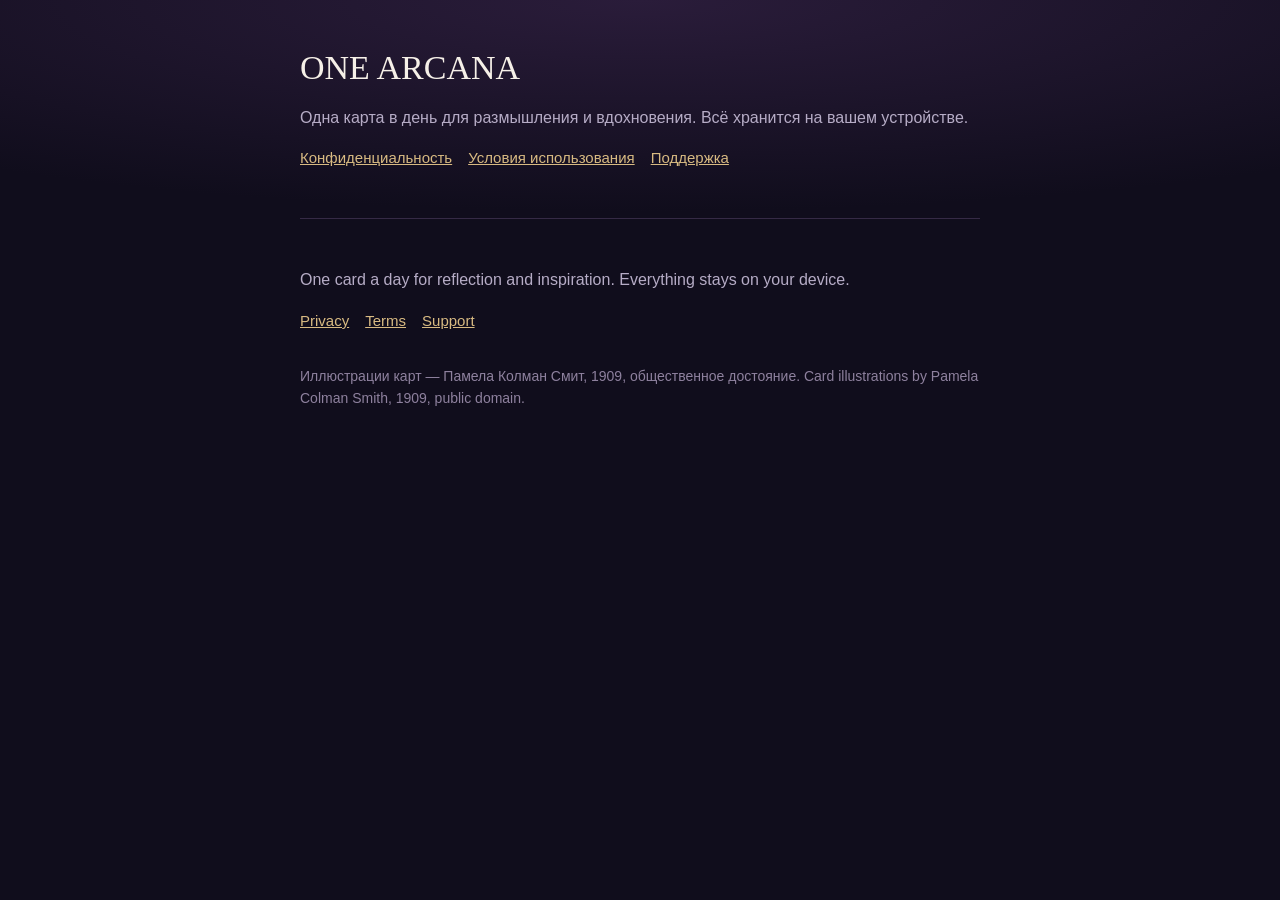
<file: index.html>
<!doctype html>
<html lang="ru">
<head>
<meta charset="utf-8"><meta name="viewport" content="width=device-width,initial-scale=1">
<title>ONE ARCANA</title>
<meta name="description" content="Одна карта в день для размышления. One card a day for reflection.">
<link rel="stylesheet" href="style.css">
</head>
<body><main>
<h1>ONE ARCANA</h1>
<p class="muted">Одна карта в день для размышления и вдохновения. Всё хранится на вашем устройстве.</p>
<nav><a href="privacy.html">Конфиденциальность</a><a href="terms.html">Условия использования</a><a href="support.html">Поддержка</a></nav>
<hr>
<p class="muted">One card a day for reflection and inspiration. Everything stays on your device.</p>
<nav><a href="privacy.html#en">Privacy</a><a href="terms.html#en">Terms</a><a href="support.html#en">Support</a></nav>
<p class="small">Иллюстрации карт — Памела Колман Смит, 1909, общественное достояние. Card illustrations by Pamela Colman Smith, 1909, public domain.</p>
</main></body></html>
</file>
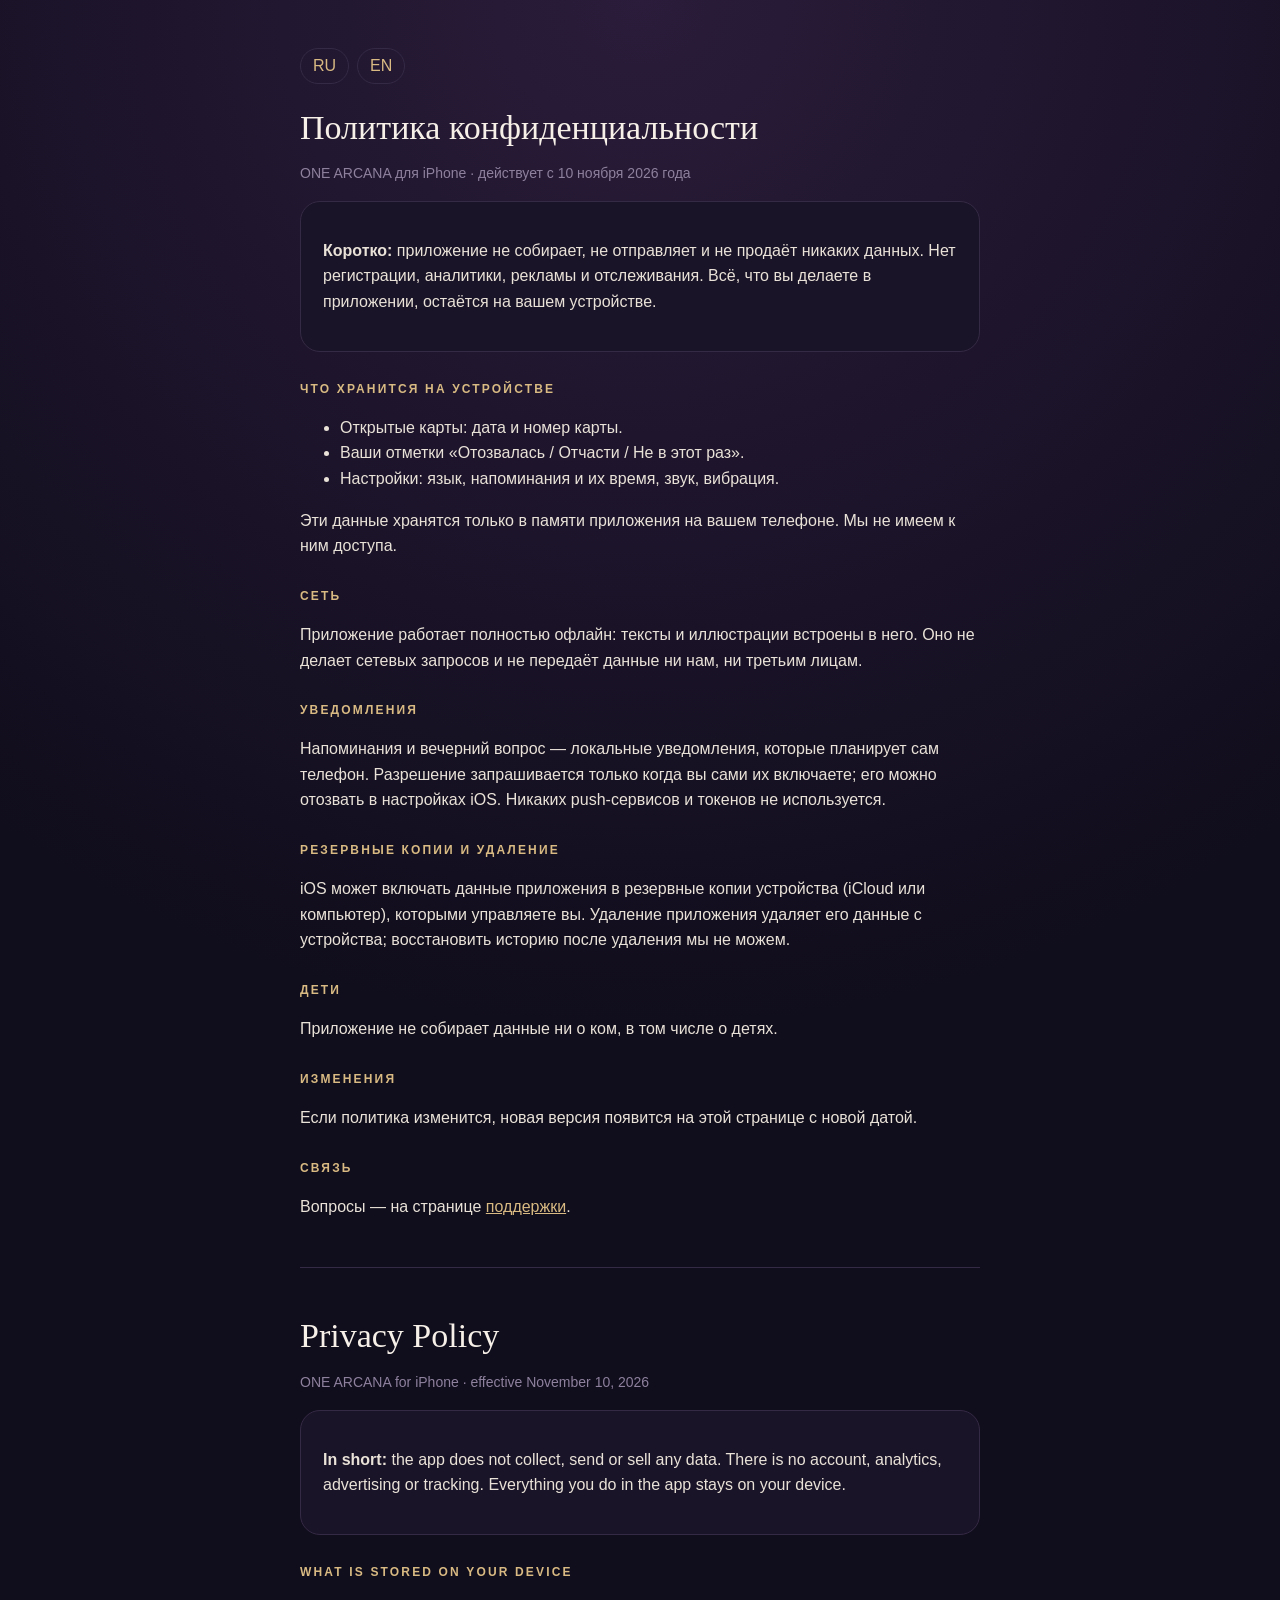
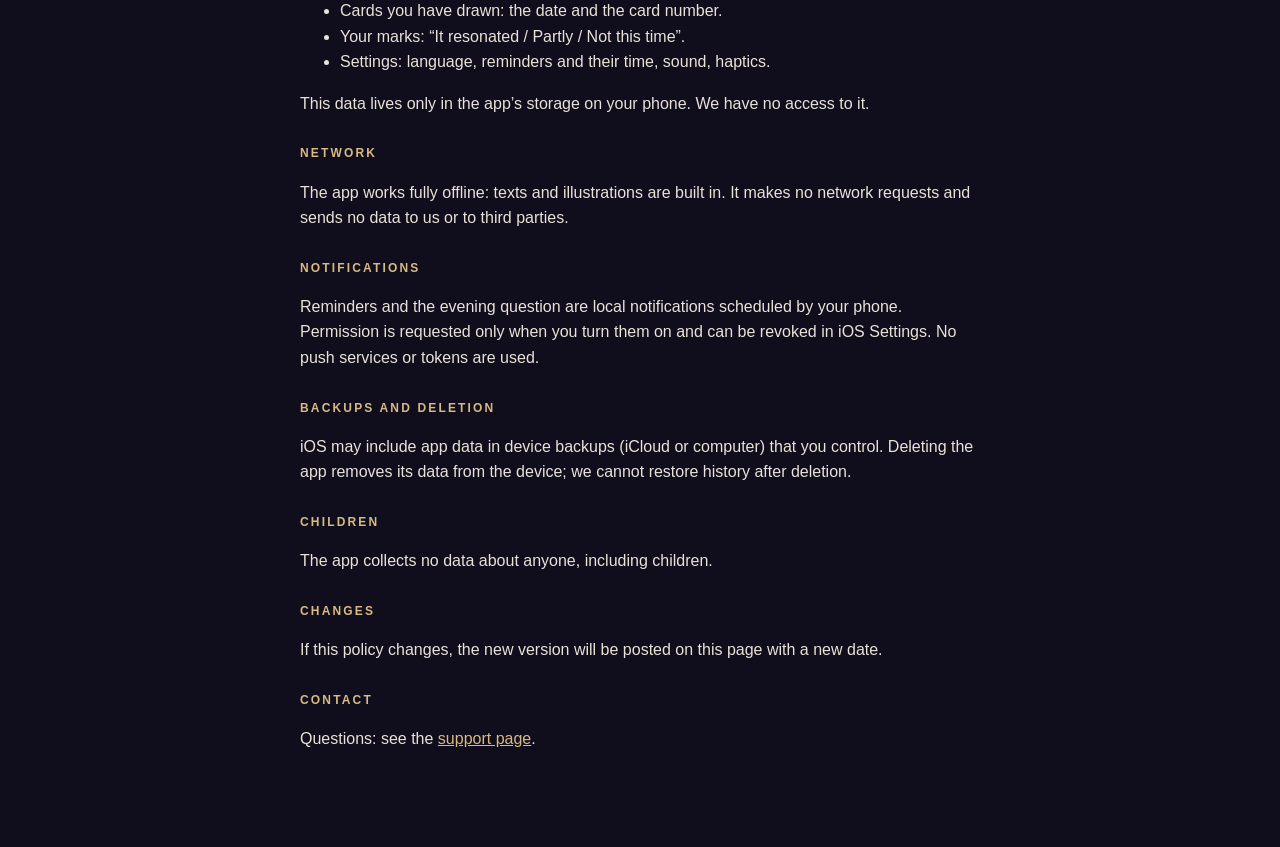
<file: privacy.html>
<!doctype html>
<html lang="ru">
<head>
<meta charset="utf-8"><meta name="viewport" content="width=device-width,initial-scale=1">
<title>Конфиденциальность · ONE ARCANA</title>
<link rel="stylesheet" href="style.css">
</head>
<body><main>
<div class="lang"><a href="#ru">RU</a><a href="#en">EN</a></div>
<section id="ru">
<h1>Политика конфиденциальности</h1>
<p class="small">ONE ARCANA для iPhone · действует с 10 ноября 2026 года</p>
<div class="card"><p><strong>Коротко:</strong> приложение не собирает, не отправляет и не продаёт никаких данных. Нет регистрации, аналитики, рекламы и отслеживания. Всё, что вы делаете в приложении, остаётся на вашем устройстве.</p></div>
<h3>Что хранится на устройстве</h3>
<ul>
<li>Открытые карты: дата и номер карты.</li>
<li>Ваши отметки «Отозвалась / Отчасти / Не в этот раз».</li>
<li>Настройки: язык, напоминания и их время, звук, вибрация.</li>
</ul>
<p>Эти данные хранятся только в памяти приложения на вашем телефоне. Мы не имеем к ним доступа.</p>
<h3>Сеть</h3>
<p>Приложение работает полностью офлайн: тексты и иллюстрации встроены в него. Оно не делает сетевых запросов и не передаёт данные ни нам, ни третьим лицам.</p>
<h3>Уведомления</h3>
<p>Напоминания и вечерний вопрос — локальные уведомления, которые планирует сам телефон. Разрешение запрашивается только когда вы сами их включаете; его можно отозвать в настройках iOS. Никаких push-сервисов и токенов не используется.</p>
<h3>Резервные копии и удаление</h3>
<p>iOS может включать данные приложения в резервные копии устройства (iCloud или компьютер), которыми управляете вы. Удаление приложения удаляет его данные с устройства; восстановить историю после удаления мы не можем.</p>
<h3>Дети</h3>
<p>Приложение не собирает данные ни о ком, в том числе о детях.</p>
<h3>Изменения</h3>
<p>Если политика изменится, новая версия появится на этой странице с новой датой.</p>
<h3>Связь</h3>
<p>Вопросы — на странице <a href="support.html">поддержки</a>.</p>
</section>
<hr>
<section id="en">
<h1>Privacy Policy</h1>
<p class="small">ONE ARCANA for iPhone · effective November 10, 2026</p>
<div class="card"><p><strong>In short:</strong> the app does not collect, send or sell any data. There is no account, analytics, advertising or tracking. Everything you do in the app stays on your device.</p></div>
<h3>What is stored on your device</h3>
<ul>
<li>Cards you have drawn: the date and the card number.</li>
<li>Your marks: “It resonated / Partly / Not this time”.</li>
<li>Settings: language, reminders and their time, sound, haptics.</li>
</ul>
<p>This data lives only in the app’s storage on your phone. We have no access to it.</p>
<h3>Network</h3>
<p>The app works fully offline: texts and illustrations are built in. It makes no network requests and sends no data to us or to third parties.</p>
<h3>Notifications</h3>
<p>Reminders and the evening question are local notifications scheduled by your phone. Permission is requested only when you turn them on and can be revoked in iOS Settings. No push services or tokens are used.</p>
<h3>Backups and deletion</h3>
<p>iOS may include app data in device backups (iCloud or computer) that you control. Deleting the app removes its data from the device; we cannot restore history after deletion.</p>
<h3>Children</h3>
<p>The app collects no data about anyone, including children.</p>
<h3>Changes</h3>
<p>If this policy changes, the new version will be posted on this page with a new date.</p>
<h3>Contact</h3>
<p>Questions: see the <a href="support.html#en">support page</a>.</p>
</section>
</main></body></html>
</file>
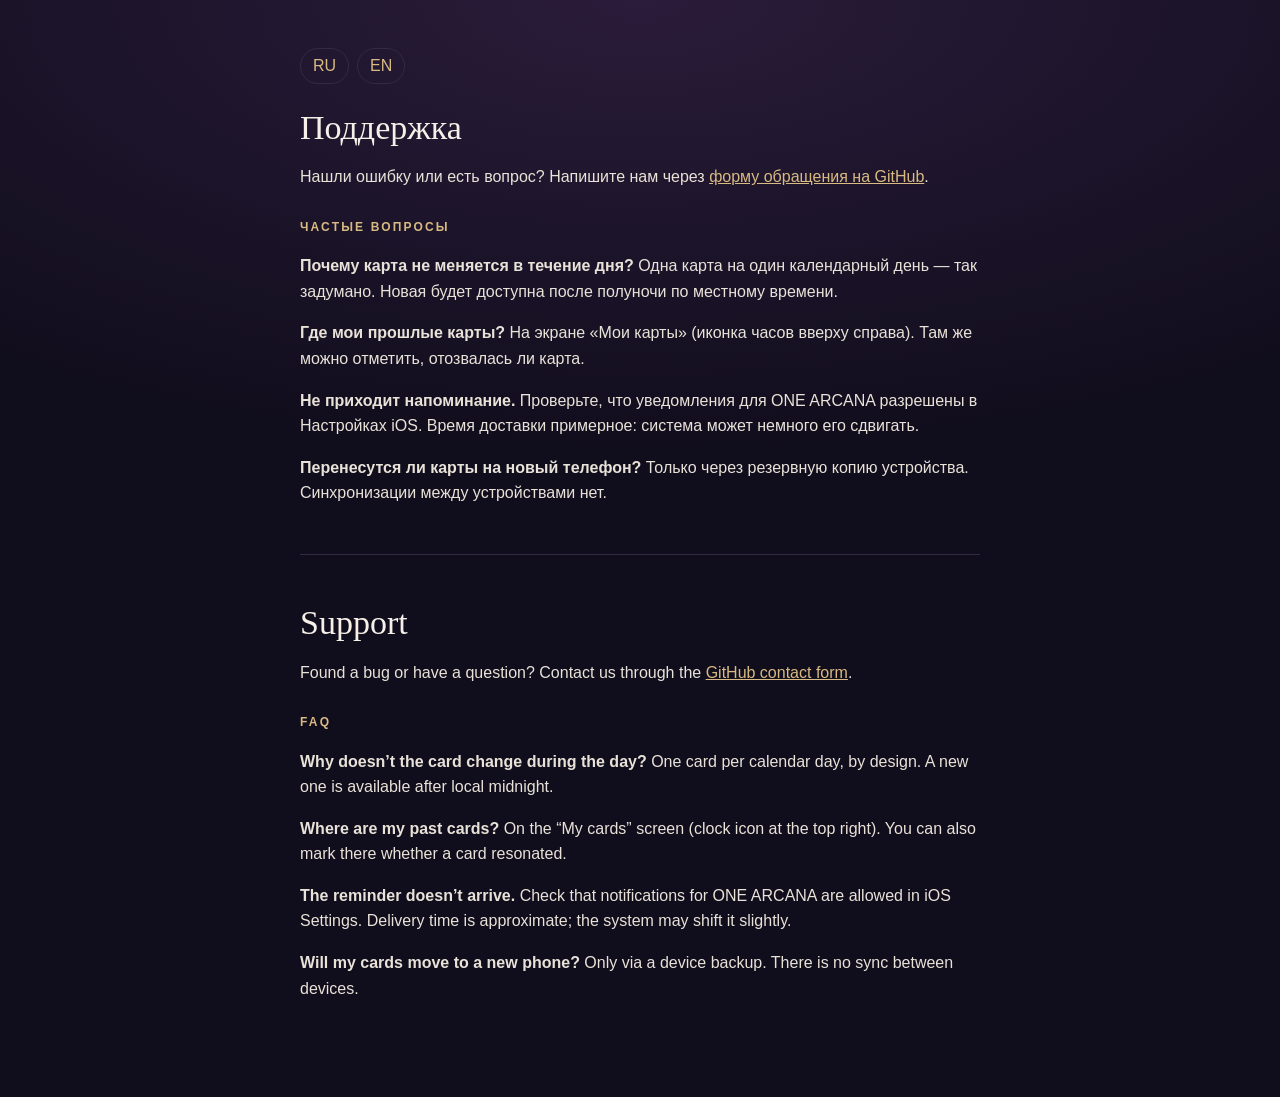
<file: support.html>
<!doctype html>
<html lang="ru">
<head>
<meta charset="utf-8"><meta name="viewport" content="width=device-width,initial-scale=1">
<title>Поддержка · ONE ARCANA</title>
<link rel="stylesheet" href="style.css">
</head>
<body><main>
<div class="lang"><a href="#ru">RU</a><a href="#en">EN</a></div>
<section id="ru">
<h1>Поддержка</h1>
<p>Нашли ошибку или есть вопрос? Напишите нам через <a href="https://github.com/satsura/onearcana-site/issues/new">форму обращения на GitHub</a>.</p>
<h3>Частые вопросы</h3>
<p><strong>Почему карта не меняется в течение дня?</strong> Одна карта на один календарный день — так задумано. Новая будет доступна после полуночи по местному времени.</p>
<p><strong>Где мои прошлые карты?</strong> На экране «Мои карты» (иконка часов вверху справа). Там же можно отметить, отозвалась ли карта.</p>
<p><strong>Не приходит напоминание.</strong> Проверьте, что уведомления для ONE ARCANA разрешены в Настройках iOS. Время доставки примерное: система может немного его сдвигать.</p>
<p><strong>Перенесутся ли карты на новый телефон?</strong> Только через резервную копию устройства. Синхронизации между устройствами нет.</p>
</section>
<hr>
<section id="en">
<h1>Support</h1>
<p>Found a bug or have a question? Contact us through the <a href="https://github.com/satsura/onearcana-site/issues/new">GitHub contact form</a>.</p>
<h3>FAQ</h3>
<p><strong>Why doesn’t the card change during the day?</strong> One card per calendar day, by design. A new one is available after local midnight.</p>
<p><strong>Where are my past cards?</strong> On the “My cards” screen (clock icon at the top right). You can also mark there whether a card resonated.</p>
<p><strong>The reminder doesn’t arrive.</strong> Check that notifications for ONE ARCANA are allowed in iOS Settings. Delivery time is approximate; the system may shift it slightly.</p>
<p><strong>Will my cards move to a new phone?</strong> Only via a device backup. There is no sync between devices.</p>
</section>
</main></body></html>
</file>
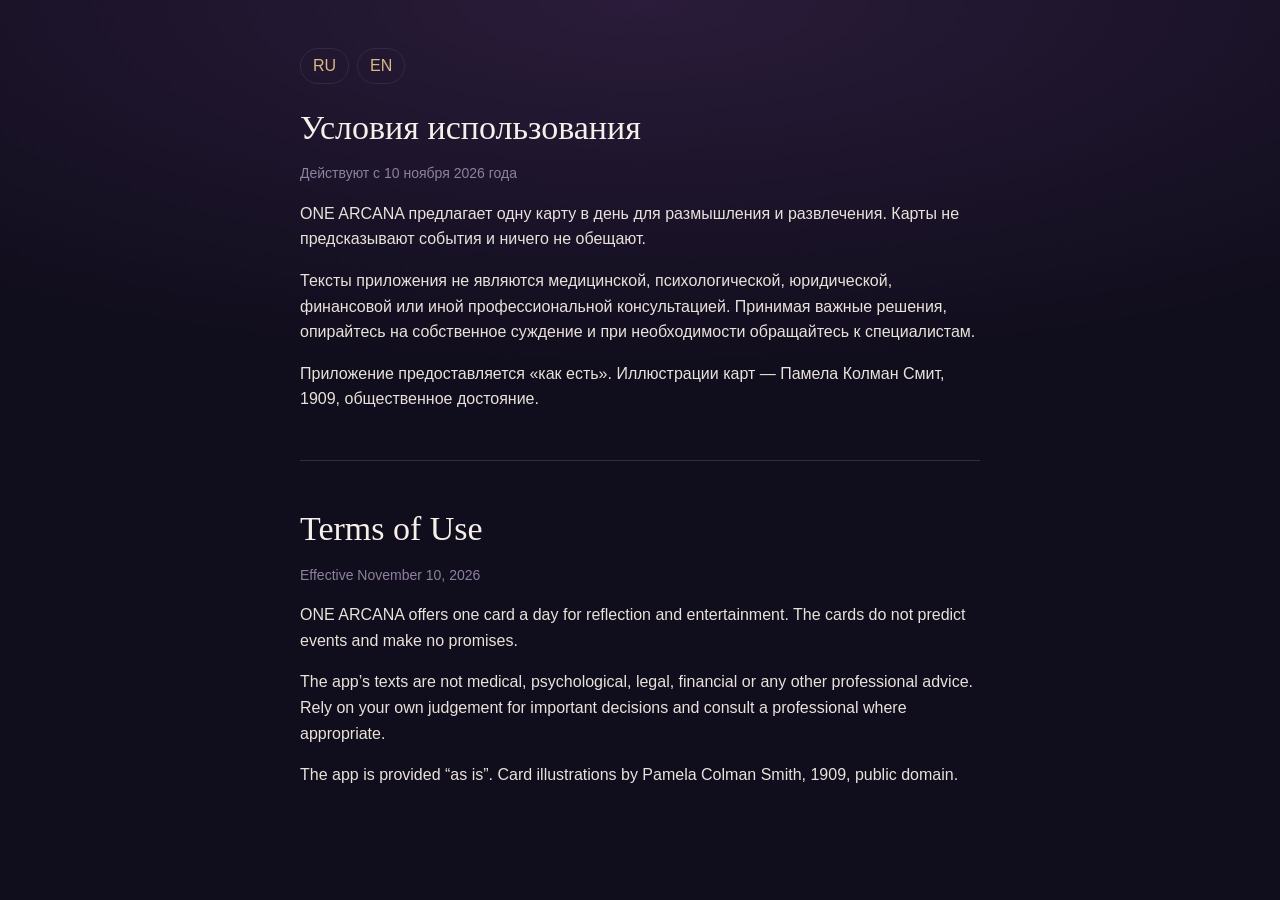
<file: terms.html>
<!doctype html>
<html lang="ru">
<head>
<meta charset="utf-8"><meta name="viewport" content="width=device-width,initial-scale=1">
<title>Условия · ONE ARCANA</title>
<link rel="stylesheet" href="style.css">
</head>
<body><main>
<div class="lang"><a href="#ru">RU</a><a href="#en">EN</a></div>
<section id="ru">
<h1>Условия использования</h1>
<p class="small">Действуют с 10 ноября 2026 года</p>
<p>ONE ARCANA предлагает одну карту в день для размышления и развлечения. Карты не предсказывают события и ничего не обещают.</p>
<p>Тексты приложения не являются медицинской, психологической, юридической, финансовой или иной профессиональной консультацией. Принимая важные решения, опирайтесь на собственное суждение и при необходимости обращайтесь к специалистам.</p>
<p>Приложение предоставляется «как есть». Иллюстрации карт — Памела Колман Смит, 1909, общественное достояние.</p>
</section>
<hr>
<section id="en">
<h1>Terms of Use</h1>
<p class="small">Effective November 10, 2026</p>
<p>ONE ARCANA offers one card a day for reflection and entertainment. The cards do not predict events and make no promises.</p>
<p>The app’s texts are not medical, psychological, legal, financial or any other professional advice. Rely on your own judgement for important decisions and consult a professional where appropriate.</p>
<p>The app is provided “as is”. Card illustrations by Pamela Colman Smith, 1909, public domain.</p>
</section>
</main></body></html>
</file>
<file: style.css>
:root{--bg:#100D1C;--surface:#1A1428;--gold:#D8BA82;--text:#F6F0E8;--muted:#B6ACC6;--subtle:#8E819E;--border:#352A45}
*{box-sizing:border-box}
html{background:var(--bg)}
body{margin:0;background:radial-gradient(120% 60% at 50% 0%,#2a1c3a 0%,var(--bg) 70%) no-repeat,var(--bg);color:var(--text);font:16px/1.6 -apple-system,BlinkMacSystemFont,"Segoe UI",Roboto,sans-serif;padding:48px 20px 80px}
main{max-width:680px;margin:0 auto}
h1,h2{font-family:Georgia,"Noto Serif",serif;font-weight:400;line-height:1.2}
h1{font-size:34px;margin:0 0 6px}
h2{font-size:24px;margin:40px 0 8px;color:var(--text)}
h3{font-size:12px;letter-spacing:.18em;text-transform:uppercase;color:var(--gold);margin:28px 0 6px;font-weight:600}
p,li{color:#e9e2d8}
.muted{color:var(--muted)}
.small{font-size:14px;color:var(--subtle)}
a{color:var(--gold)}
nav{display:flex;gap:16px;flex-wrap:wrap;margin:8px 0 32px;font-size:15px}
.lang{display:flex;gap:8px;margin:0 0 24px}
.lang a{padding:4px 12px;border:1px solid var(--border);border-radius:999px;text-decoration:none}
.card{background:var(--surface);border:1px solid var(--border);border-radius:20px;padding:20px 22px;margin:16px 0}
hr{border:0;border-top:1px solid var(--border);margin:48px 0}
</file>
